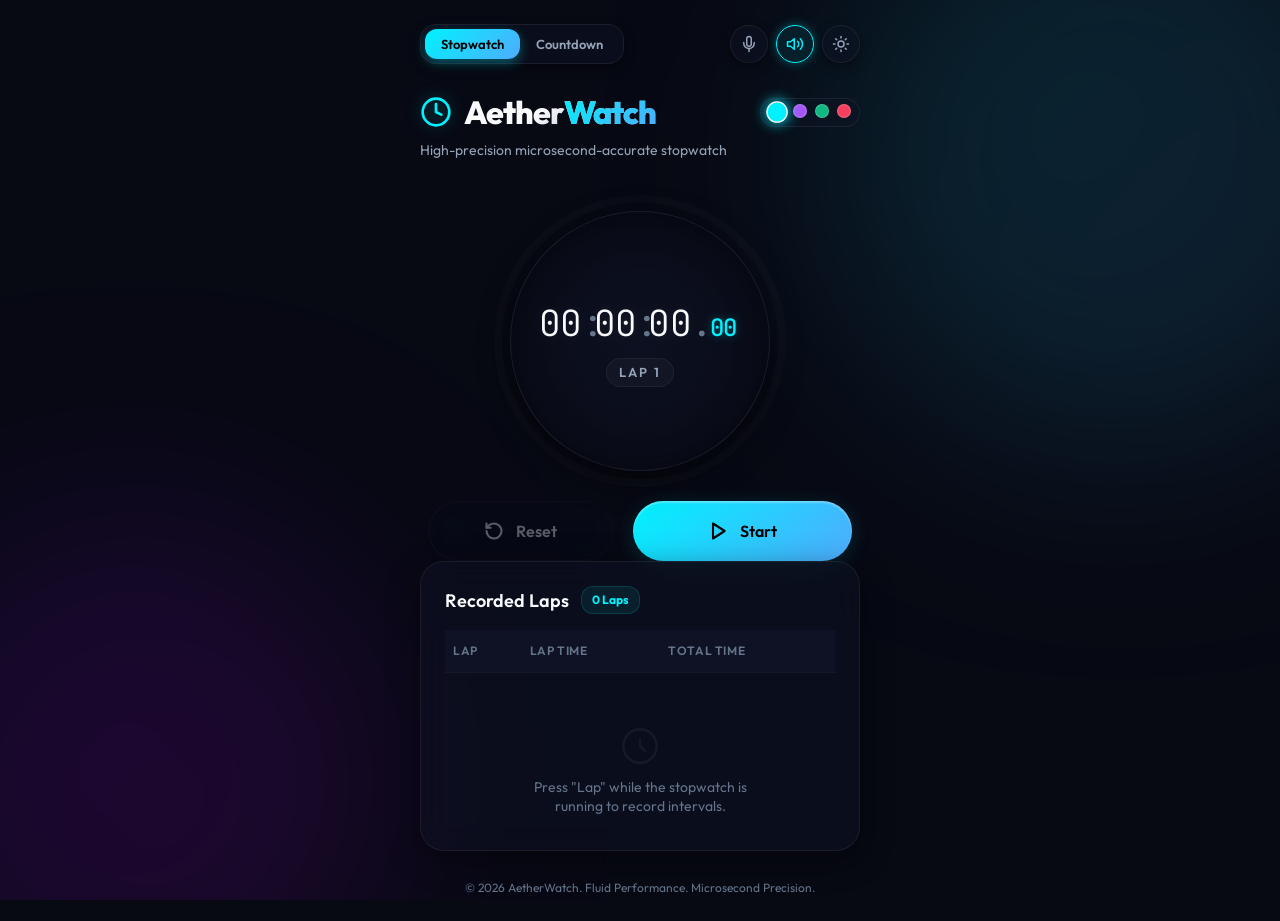
<file: index.html>
<!DOCTYPE html>
<html lang="en" data-theme="cyan" data-color-scheme="dark">
<head>
  <meta charset="UTF-8">
  <meta name="viewport" content="width=device-width, initial-scale=1.0">
  <title>Aether StopWatch - High Precision Timer</title>
  <!-- Google Fonts: Outfit for sleek typography, JetBrains Mono for monospace numbers -->
  <link rel="preconnect" href="https://fonts.googleapis.com">
  <link rel="preconnect" href="https://fonts.gstatic.com" crossorigin>
  <link href="https://fonts.googleapis.com/css2?family=JetBrains+Mono:wght@300;400;500;700&family=Outfit:wght@300;400;500;600;700;800&display=swap" rel="stylesheet">
  <link rel="stylesheet" href="style.css">
</head>
<body>
  <!-- Decorative background elements -->
  <div class="glass-bg-decor circles">
    <div class="circle circle-1"></div>
    <div class="circle circle-2"></div>
  </div>

  <div class="app-container">
    <!-- TOP TOOLBAR -->
    <div class="toolbar">
      <!-- Mode Toggle Switch (Stopwatch / Countdown) -->
      <div class="mode-select-container">
        <button id="mode-stopwatch" class="mode-btn active" title="Switch to Stopwatch">Stopwatch</button>
        <button id="mode-countdown" class="mode-btn" title="Switch to Countdown">Countdown</button>
      </div>

      <!-- Settings Panel Controls -->
      <div class="settings-controls">
        <!-- Voice Command Button -->
        <button id="btn-toggle-voice" class="settings-btn" title="Toggle Voice Control">
          <svg class="icon-mic" xmlns="http://www.w3.org/2000/svg" viewBox="0 0 24 24" fill="none" stroke="currentColor" stroke-width="2" stroke-linecap="round" stroke-linejoin="round">
            <path d="M12 2a3 3 0 0 0-3 3v7a3 3 0 0 0 6 0V5a3 3 0 0 0-3-3Z"/>
            <path d="M19 10v1a7 7 0 0 1-14 0v-1"/>
            <line x1="12" x2="12" y1="19" y2="22"/>
          </svg>
        </button>

        <!-- Sound Effects Toggle -->
        <button id="btn-toggle-sound" class="settings-btn active" title="Toggle Sound Effects">
          <svg class="icon-volume-on" xmlns="http://www.w3.org/2000/svg" viewBox="0 0 24 24" fill="none" stroke="currentColor" stroke-width="2" stroke-linecap="round" stroke-linejoin="round">
            <polygon points="11 5 6 9 2 9 2 15 6 15 11 19 11 5"/>
            <path d="M15.54 8.46a5 5 0 0 1 0 7.07"/>
            <path d="M19.07 4.93a10 10 0 0 1 0 14.14"/>
          </svg>
          <svg class="icon-volume-off" xmlns="http://www.w3.org/2000/svg" viewBox="0 0 24 24" fill="none" stroke="currentColor" stroke-width="2" stroke-linecap="round" stroke-linejoin="round" style="display: none;">
            <polygon points="11 5 6 9 2 9 2 15 6 15 11 19 11 5"/>
            <line x1="22" y1="9" x2="16" y2="15"/>
            <line x1="16" y1="9" x2="22" y2="15"/>
          </svg>
        </button>

        <!-- Light/Dark Mode Switcher -->
        <button id="btn-toggle-scheme" class="settings-btn" title="Switch Theme Mode">
          <svg class="icon-sun" xmlns="http://www.w3.org/2000/svg" viewBox="0 0 24 24" fill="none" stroke="currentColor" stroke-width="2" stroke-linecap="round" stroke-linejoin="round">
            <circle cx="12" cy="12" r="4"/>
            <path d="M12 2v2"/>
            <path d="M12 20v2"/>
            <path d="m4.93 4.93 1.41 1.41"/>
            <path d="m17.66 17.66 1.41 1.41"/>
            <path d="M2 12h2"/>
            <path d="M20 12h2"/>
            <path d="m6.34 17.66-1.41 1.41"/>
            <path d="m19.07 4.93-1.41 1.41"/>
          </svg>
          <svg class="icon-moon" xmlns="http://www.w3.org/2000/svg" viewBox="0 0 24 24" fill="none" stroke="currentColor" stroke-width="2" stroke-linecap="round" stroke-linejoin="round" style="display: none;">
            <path d="M12 3a6 6 0 0 0 9 9 9 9 0 1 1-9-9Z"/>
          </svg>
        </button>
      </div>
    </div>

    <!-- VOICE FEEDBACK BAR -->
    <div id="voice-status-bar" class="voice-status-bar" style="display: none;">
      <span class="pulse-indicator"></span>
      <span id="voice-status-text">Voice Control Active (Say "Start", "Pause", "Lap", "Reset")</span>
    </div>

    <!-- APP HEADER -->
    <header class="app-header">
      <div class="header-top">
        <!-- Logo -->
        <div class="logo">
          <svg class="logo-icon" xmlns="http://www.w3.org/2000/svg" viewBox="0 0 24 24" fill="none" stroke="currentColor" stroke-width="2" stroke-linecap="round" stroke-linejoin="round">
            <circle cx="12" cy="12" r="10"/>
            <polyline points="12 6 12 12 16 14"/>
          </svg>
          <h1>Aether<span>Watch</span></h1>
        </div>

        <!-- Theme Color Swatches -->
        <div class="theme-switcher">
          <button class="theme-btn active" data-theme-select="cyan" title="Cyan Theme" style="--theme-accent: #00f2fe;"></button>
          <button class="theme-btn" data-theme-select="violet" title="Violet Theme" style="--theme-accent: #a855f7;"></button>
          <button class="theme-btn" data-theme-select="emerald" title="Emerald Theme" style="--theme-accent: #10b981;"></button>
          <button class="theme-btn" data-theme-select="crimson" title="Crimson Theme" style="--theme-accent: #f43f5e;"></button>
        </div>
      </div>
      <p class="subtitle" id="app-subtitle">High-precision microsecond-accurate stopwatch</p>
    </header>

    <main class="main-content">
      <!-- Countdown Dial Selector UI -->
      <section class="countdown-settings-section" id="countdown-settings" style="display: none;">
        <div class="countdown-pickers">
          <div class="picker-column">
            <button class="picker-adjust" data-adjust="hours" data-dir="up">
              <svg xmlns="http://www.w3.org/2000/svg" viewBox="0 0 24 24" fill="none" stroke="currentColor" stroke-width="2.5"><polyline points="18 15 12 9 6 15"/></svg>
            </button>
            <div class="picker-value"><span id="picker-h">00</span><label>hrs</label></div>
            <button class="picker-adjust" data-adjust="hours" data-dir="down">
              <svg xmlns="http://www.w3.org/2000/svg" viewBox="0 0 24 24" fill="none" stroke="currentColor" stroke-width="2.5"><polyline points="6 9 12 15 18 9"/></svg>
            </button>
          </div>
          <div class="picker-divider">:</div>
          <div class="picker-column">
            <button class="picker-adjust" data-adjust="minutes" data-dir="up">
              <svg xmlns="http://www.w3.org/2000/svg" viewBox="0 0 24 24" fill="none" stroke="currentColor" stroke-width="2.5"><polyline points="18 15 12 9 6 15"/></svg>
            </button>
            <div class="picker-value"><span id="picker-m">00</span><label>min</label></div>
            <button class="picker-adjust" data-adjust="minutes" data-dir="down">
              <svg xmlns="http://www.w3.org/2000/svg" viewBox="0 0 24 24" fill="none" stroke="currentColor" stroke-width="2.5"><polyline points="6 9 12 15 18 9"/></svg>
            </button>
          </div>
          <div class="picker-divider">:</div>
          <div class="picker-column">
            <button class="picker-adjust" data-adjust="seconds" data-dir="up">
              <svg xmlns="http://www.w3.org/2000/svg" viewBox="0 0 24 24" fill="none" stroke="currentColor" stroke-width="2.5"><polyline points="18 15 12 9 6 15"/></svg>
            </button>
            <div class="picker-value"><span id="picker-s">00</span><label>sec</label></div>
            <button class="picker-adjust" data-adjust="seconds" data-dir="down">
              <svg xmlns="http://www.w3.org/2000/svg" viewBox="0 0 24 24" fill="none" stroke="currentColor" stroke-width="2.5"><polyline points="6 9 12 15 18 9"/></svg>
            </button>
          </div>
        </div>
      </section>

      <!-- Stopwatch Visual Display -->
      <section class="timer-section">
        <div class="timer-wrapper">
          <!-- Circular Progress SVG -->
          <svg class="progress-ring" width="320" height="320" viewBox="0 0 320 320">
            <defs>
              <linearGradient id="ringGradient" x1="0%" y1="0%" x2="100%" y2="100%">
                <stop offset="0%" stop-color="var(--color-primary)" />
                <stop offset="100%" stop-color="var(--color-secondary)" />
              </linearGradient>
              <filter id="glow" x="-20%" y="-20%" width="140%" height="140%">
                <feGaussianBlur stdDeviation="8" result="blur" />
                <feComposite in="SourceGraphic" in2="blur" operator="over" />
              </filter>
            </defs>
            <!-- Background Ring -->
            <circle class="progress-ring-bg" cx="160" cy="160" r="142" />
            <!-- Animated Front Ring -->
            <circle id="progressCircle" class="progress-ring-active" cx="160" cy="160" r="142" />
          </svg>

          <!-- Inner Clock Display -->
          <div class="timer-inner">
            <div class="time-readout">
              <span id="time-hours">00</span><span class="colon">:</span><span id="time-minutes">00</span><span class="colon">:</span><span id="time-seconds">00</span><span class="dot">.</span><span id="time-ms" class="ms">00</span>
            </div>
            <div class="timer-stats">
              <span id="current-lap-label">LAP 1</span>
            </div>
          </div>
        </div>
      </section>

      <!-- Action Controls -->
      <section class="controls-section">
        <!-- Lap / Reset Button -->
        <button id="btn-lap-reset" class="control-btn secondary-btn" disabled>
          <span class="btn-icon">
            <svg xmlns="http://www.w3.org/2000/svg" viewBox="0 0 24 24" fill="none" stroke="currentColor" stroke-width="2.5" stroke-linecap="round" stroke-linejoin="round">
              <path d="M3 12a9 9 0 1 0 9-9 9.75 9.75 0 0 0-6.74 2.74L3 8"/>
              <path d="M3 3v5h5"/>
            </svg>
          </span>
          <span id="btn-lap-reset-text">Reset</span>
        </button>

        <!-- Start / Pause Button -->
        <button id="btn-start-pause" class="control-btn primary-btn play-state">
          <span class="btn-icon icon-play">
            <svg xmlns="http://www.w3.org/2000/svg" viewBox="0 0 24 24" fill="none" stroke="currentColor" stroke-width="2.5" stroke-linecap="round" stroke-linejoin="round">
              <polygon points="6 3 20 12 6 21 6 3"/>
            </svg>
          </span>
          <span class="btn-icon icon-pause" style="display: none;">
            <svg xmlns="http://www.w3.org/2000/svg" viewBox="0 0 24 24" fill="none" stroke="currentColor" stroke-width="2.5" stroke-linecap="round" stroke-linejoin="round">
              <rect x="14" y="4" width="4" height="16" rx="1"/>
              <rect x="6" y="4" width="4" height="16" rx="1"/>
            </svg>
          </span>
          <span id="btn-start-pause-text">Start</span>
        </button>
      </section>

      <!-- Lap Analytics Canvas Section -->
      <section class="chart-section" id="chart-section" style="display: none;">
        <div class="chart-header">
          <h2>Lap Analytics</h2>
          <span class="chart-trend" id="chart-trend-tag">Steady</span>
        </div>
        <div class="canvas-wrapper">
          <canvas id="analytics-canvas" height="110"></canvas>
        </div>
      </section>

      <!-- Lap Times Table -->
      <section class="laps-section" id="laps-section-card">
        <div class="laps-header-bar">
          <div class="laps-header-left">
            <h2>Recorded Laps</h2>
            <span class="lap-count" id="lap-counter-tag">0 Laps</span>
          </div>
          <!-- Export Action Buttons -->
          <div class="laps-action-bar" id="laps-action-bar" style="display: none;">
            <button id="btn-export-csv" class="action-btn" title="Export Laps as CSV">
              <svg xmlns="http://www.w3.org/2000/svg" viewBox="0 0 24 24" fill="none" stroke="currentColor" stroke-width="2" stroke-linecap="round" stroke-linejoin="round">
                <path d="M21 15v4a2 2 0 0 1-2 2H5a2 2 0 0 1-2-2v-4"/>
                <polyline points="7 10 12 15 17 10"/>
                <line x1="12" y1="15" x2="12" y2="3"/>
              </svg>
              CSV
            </button>
            <button id="btn-copy-laps" class="action-btn" title="Copy Laps to Clipboard">
              <svg xmlns="http://www.w3.org/2000/svg" viewBox="0 0 24 24" fill="none" stroke="currentColor" stroke-width="2" stroke-linecap="round" stroke-linejoin="round">
                <rect x="9" y="9" width="13" height="13" rx="2" ry="2"/>
                <path d="M5 15H4a2 2 0 0 1-2-2V4a2 2 0 0 1 2-2h9a2 2 0 0 1 2 2v1"/>
              </svg>
              Copy
            </button>
          </div>
        </div>
        
        <div class="laps-table-container">
          <table class="laps-table" id="laps-table">
            <thead>
              <tr>
                <th>Lap</th>
                <th>Lap Time</th>
                <th>Total Time</th>
              </tr>
            </thead>
            <tbody id="laps-list">
              <!-- Dynamically populated rows -->
            </tbody>
          </table>
          <div class="laps-empty-state" id="laps-empty-state">
            <svg xmlns="http://www.w3.org/2000/svg" viewBox="0 0 24 24" fill="none" stroke="currentColor" stroke-width="1.5" stroke-linecap="round" stroke-linejoin="round">
              <path d="M12 8v4l3 3"/>
              <circle cx="12" cy="12" r="10"/>
            </svg>
            <p id="laps-empty-text">Press "Lap" while the stopwatch is running to record intervals.</p>
          </div>
        </div>
      </section>

      <!-- SESSION STATISTICS SECTION -->
      <section class="stats-section" id="stats-section" style="display: none;">
        <h2>Session Statistics</h2>
        <div class="stats-grid">
          <div class="stats-card">
            <span class="stats-val" id="stats-avg-lap">0.00s</span>
            <span class="stats-label">Avg Lap Time</span>
          </div>
          <div class="stats-card">
            <span class="stats-val" id="stats-fastest">0.00s</span>
            <span class="stats-label">Fastest Lap</span>
          </div>
          <div class="stats-card">
            <span class="stats-val" id="stats-slowest">0.00s</span>
            <span class="stats-label">Slowest Lap</span>
          </div>
          <div class="stats-card">
            <span class="stats-val" id="stats-deviation">&plusmn; 0.0s</span>
            <span class="stats-label">Consistency (Std Dev)</span>
          </div>
        </div>
      </section>
    </main>

    <footer class="app-footer">
      <p>&copy; 2026 AetherWatch. Fluid Performance. Microsecond Precision.</p>
    </footer>
  </div>

  <script src="script.js"></script>
</body>
</html>
</file>
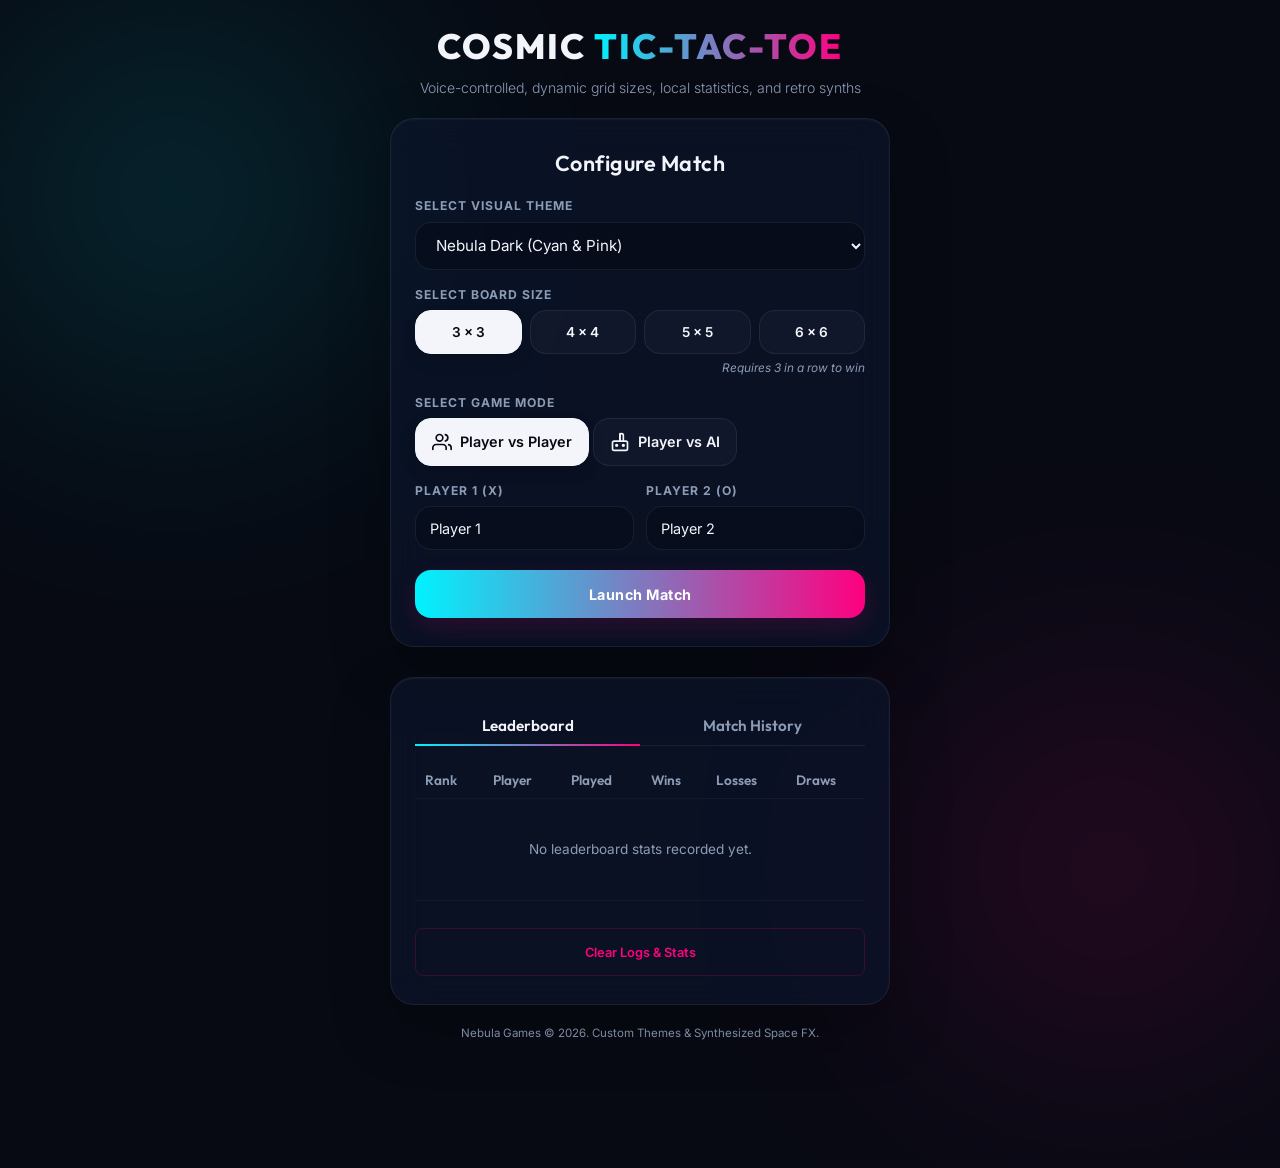
<file: Tic-Tac-Toe/index.html>
<!DOCTYPE html>
<html lang="en">
<head>
  <meta charset="UTF-8">
  <meta name="viewport" content="width=device-width, initial-scale=1.0">
  <title>Cosmic Tic-Tac-Toe | Voice-Controlled Multi-Grid Board</title>
  <meta name="description" content="An advanced Tic-Tac-Toe game supporting 3x3, 4x4, 5x5, and 6x6 grids. Control with your voice, toggle synthesized ambient music, choose premium themes, and compete on local leaderboards.">
  
  <!-- Google Fonts for futuristic, modern typography -->
  <link rel="preconnect" href="https://fonts.googleapis.com">
  <link rel="preconnect" href="https://fonts.gstatic.com" crossorigin>
  <link href="https://fonts.googleapis.com/css2?family=Inter:wght@300;400;600;700&family=Outfit:wght@400;600;800&family=Share+Tech+Mono&display=swap" rel="stylesheet">
  
  <!-- Local Stylesheet -->
  <link rel="stylesheet" href="style.css">
</head>
<body class="theme-nebula">
  <!-- Ambient background glow particles -->
  <div class="ambient-glow primary-glow" aria-hidden="true"></div>
  <div class="ambient-glow secondary-glow" aria-hidden="true"></div>

  <div class="app-container">
    <header class="app-header">
      <h1 class="logo">COSMIC <span>TIC-TAC-TOE</span></h1>
      <p class="subtitle">Voice-controlled, dynamic grid sizes, local statistics, and retro synths</p>
    </header>

    <main class="main-content">
      <!-- SETUP SCREEN -->
      <section id="setup-screen" class="glass-card fade-in">
        <h2 class="section-title">Configure Match</h2>
        
        <!-- Theme Selection -->
        <div class="form-group">
          <label for="theme-selector" class="input-label">Select Visual Theme</label>
          <select id="theme-selector" class="select-input">
            <option value="theme-nebula">Nebula Dark (Cyan & Pink)</option>
            <option value="theme-supernova">Supernova Gold (Amber & Violet)</option>
            <option value="theme-cyberpunk">Cyberpunk Grid (Green & Orange)</option>
            <option value="theme-arcade">Retro Arcade (Yellow & Red)</option>
            <option value="theme-aurora">Aurora Frost (Light Mode Teal & Coral)</option>
          </select>
        </div>

        <!-- Grid Size Selection -->
        <div class="form-group">
          <label class="input-label">Select Board Size</label>
          <div class="grid-size-group">
            <button type="button" class="btn btn-grid-size active" data-size="3">3 x 3</button>
            <button type="button" class="btn btn-grid-size" data-size="4">4 x 4</button>
            <button type="button" class="btn btn-grid-size" data-size="5">5 x 5</button>
            <button type="button" class="btn btn-grid-size" data-size="6">6 x 6</button>
          </div>
          <span class="info-label" id="win-condition-info">Requires 3 in a row to win</span>
        </div>

        <!-- Game Mode Selection -->
        <div class="form-group">
          <label class="input-label">Select Game Mode</label>
          <div class="mode-toggle-group">
            <button type="button" id="btn-mode-pvp" class="btn btn-toggle active">
              <svg xmlns="http://www.w3.org/2000/svg" viewBox="0 0 24 24" width="20" height="20" fill="none" stroke="currentColor" stroke-width="2" stroke-linecap="round" stroke-linejoin="round" class="icon"><path d="M17 21v-2a4 4 0 0 0-4-4H5a4 4 0 0 0-4 4v2"></path><circle cx="9" cy="7" r="4"></circle><path d="M23 21v-2a4 4 0 0 0-3-3.87"></path><path d="M16 3.13a4 4 0 0 1 0 7.75"></path></svg>
              Player vs Player
            </button>
            <button type="button" id="btn-mode-ai" class="btn btn-toggle">
              <svg xmlns="http://www.w3.org/2000/svg" viewBox="0 0 24 24" width="20" height="20" fill="none" stroke="currentColor" stroke-width="2" stroke-linecap="round" stroke-linejoin="round" class="icon"><rect x="3" y="11" width="18" height="11" rx="2" ry="2"></rect><path d="M12 2v2"></path><line x1="12" y1="4" x2="12" y2="11"></line><path d="M12 11V4a2 2 0 0 1 2-2h0a2 2 0 0 1 2 2v7"></path><circle cx="8" cy="16" r="1"></circle><circle cx="16" cy="16" r="1"></circle></svg>
              Player vs AI
            </button>
          </div>
        </div>

        <!-- AI Difficulty (Hidden by default) -->
        <div id="ai-difficulty-container" class="form-group hidden">
          <label class="input-label">AI Difficulty Level</label>
          <div class="difficulty-group">
            <button type="button" id="btn-diff-easy" class="btn btn-outline active" data-difficulty="easy">Easy</button>
            <button type="button" id="btn-diff-medium" class="btn btn-outline" data-difficulty="medium">Medium</button>
            <button type="button" id="btn-diff-hard" class="btn btn-outline" data-difficulty="hard">Unbeatable</button>
          </div>
        </div>

        <!-- Player Name Inputs -->
        <div class="name-inputs-container">
          <div class="form-field">
            <label for="player1-name" class="input-label">Player 1 (X)</label>
            <input type="text" id="player1-name" placeholder="Cosmo" maxlength="12" value="Player 1">
          </div>
          <div class="form-field" id="p2-name-field">
            <label for="player2-name" class="input-label">Player 2 (O)</label>
            <input type="text" id="player2-name" placeholder="Nova" maxlength="12" value="Player 2">
          </div>
        </div>

        <!-- Start Button -->
        <button type="button" id="btn-start-game" class="btn btn-primary btn-block">
          Launch Match
        </button>
      </section>

      <!-- GAMEPLAY SCREEN (Hidden by default) -->
      <section id="game-screen" class="glass-card fade-in hidden">
        <!-- Dashboard / Controls -->
        <div class="game-dashboard">
          <div class="turn-indicator" id="turn-indicator-box">
            Turn: <span id="current-player-display" class="player-x-text">Player 1</span>
          </div>
          
          <div class="header-controls">
            <!-- Voice Recognition Button -->
            <button id="btn-voice-toggle" class="btn-icon" aria-label="Toggle Voice Control" title="Voice Commands (Click to toggle)">
              <svg xmlns="http://www.w3.org/2000/svg" viewBox="0 0 24 24" width="20" height="20" fill="none" stroke="currentColor" stroke-width="2" stroke-linecap="round" stroke-linejoin="round"><path d="M12 1a3 3 0 0 0-3 3v8a3 3 0 0 0 6 0V4a3 3 0 0 0-3-3z"></path><path d="M19 10v2a7 7 0 0 1-14 0v-2"></path><line x1="12" y1="19" x2="12" y2="23"></line><line x1="8" y1="23" x2="16" y2="23"></line></svg>
            </button>

            <!-- Background Music Button -->
            <button id="btn-music-toggle" class="btn-icon" aria-label="Toggle Background Music" title="Background Music">
              <svg id="icon-music-on" class="hidden" xmlns="http://www.w3.org/2000/svg" viewBox="0 0 24 24" width="20" height="20" fill="none" stroke="currentColor" stroke-width="2" stroke-linecap="round" stroke-linejoin="round"><path d="M9 18V5l12-2v13"></path><circle cx="6" cy="18" r="3"></circle><circle cx="18" cy="16" r="3"></circle></svg>
              <svg id="icon-music-off" xmlns="http://www.w3.org/2000/svg" viewBox="0 0 24 24" width="20" height="20" fill="none" stroke="currentColor" stroke-width="2" stroke-linecap="round" stroke-linejoin="round"><path d="M9 18V5l12-2v13"></path><circle cx="6" cy="18" r="3"></circle><circle cx="18" cy="16" r="3"></circle><line x1="1" y1="1" x2="23" y2="23"></line></svg>
            </button>

            <!-- Sound Effects Button -->
            <button id="btn-sound-toggle" class="btn-icon" aria-label="Toggle Sound Effects" title="Sound Effects">
              <svg id="icon-sound-on" xmlns="http://www.w3.org/2000/svg" viewBox="0 0 24 24" width="20" height="20" fill="none" stroke="currentColor" stroke-width="2" stroke-linecap="round" stroke-linejoin="round"><polygon points="11 5 6 9 2 9 2 15 6 15 11 19 11 5"></polygon><path d="M19.07 4.93a10 10 0 0 1 0 14.14M15.54 8.46a5 5 0 0 1 0 7.07"></path></svg>
              <svg id="icon-sound-off" class="hidden" xmlns="http://www.w3.org/2000/svg" viewBox="0 0 24 24" width="20" height="20" fill="none" stroke="currentColor" stroke-width="2" stroke-linecap="round" stroke-linejoin="round"><polygon points="11 5 6 9 2 9 2 15 6 15 11 19 11 5"></polygon><line x1="23" y1="9" x2="17" y2="15"></line><line x1="17" y1="9" x2="23" y2="15"></line></svg>
            </button>
          </div>
        </div>

        <!-- Voice Command Feedback Panel -->
        <div id="voice-status-panel" class="voice-panel hidden">
          <div class="mic-wave" id="mic-wave">
            <span></span><span></span><span></span>
          </div>
          <p id="voice-transcript">Speech Recognition active. Say "cell 1" or "row 2 column 3"...</p>
        </div>

        <!-- Scoreboard -->
        <div class="scoreboard">
          <div class="score-card player-x" id="score-card-x">
            <div class="score-label" id="score-label-x">Player 1 (X)</div>
            <div class="score-val" id="score-val-x">0</div>
          </div>
          <div class="score-card draw-card">
            <div class="score-label">Draws</div>
            <div class="score-val" id="score-val-draw">0</div>
          </div>
          <div class="score-card player-o" id="score-card-o">
            <div class="score-label" id="score-label-o">Player 2 (O)</div>
            <div class="score-val" id="score-val-o">0</div>
          </div>
        </div>

        <!-- Dynamic Tic-Tac-Toe Grid & Confetti Canvas Overlay -->
        <div class="board-container">
          <canvas id="confetti-canvas"></canvas>
          <div class="grid-board" id="game-board" role="grid" aria-label="Tic-Tac-Toe Board" style="--grid-cols: 3;">
            <!-- Rendered dynamically in app.js -->
          </div>
        </div>

        <!-- Game Controls -->
        <div class="game-controls">
          <button type="button" id="btn-reset-round" class="btn btn-secondary">
            <svg xmlns="http://www.w3.org/2000/svg" viewBox="0 0 24 24" width="18" height="18" fill="none" stroke="currentColor" stroke-width="2" stroke-linecap="round" stroke-linejoin="round" class="icon"><path d="M21.5 2v6h-6M21.34 15.57a10 10 0 1 1-.57-8.38l5.67-5.67"></path></svg>
            Next Round
          </button>
          <button type="button" id="btn-change-setup" class="btn btn-outline">
            <svg xmlns="http://www.w3.org/2000/svg" viewBox="0 0 24 24" width="18" height="18" fill="none" stroke="currentColor" stroke-width="2" stroke-linecap="round" stroke-linejoin="round" class="icon"><path d="M12 2L2 7l10 5 10-5-10-5zM2 17l10 5 10-5M2 12l10 5 10-5"></path></svg>
            New Game Setup
          </button>
        </div>
      </section>

      <!-- STATISTICS, LEADERBOARD, HISTORY SECTION -->
      <section class="stats-panel glass-card">
        <div class="tabs-header">
          <button class="tab-btn active" data-tab="tab-leaderboard">Leaderboard</button>
          <button class="tab-btn" data-tab="tab-history">Match History</button>
        </div>

        <div class="tabs-content">
          <!-- Leaderboard Tab -->
          <div id="tab-leaderboard" class="tab-pane active">
            <div class="table-container">
              <table id="leaderboard-table">
                <thead>
                  <tr>
                    <th>Rank</th>
                    <th>Player</th>
                    <th>Played</th>
                    <th>Wins</th>
                    <th>Losses</th>
                    <th>Draws</th>
                  </tr>
                </thead>
                <tbody id="leaderboard-tbody">
                  <!-- Injected via JavaScript -->
                  <tr>
                    <td colspan="6" class="placeholder-row">No leaderboard stats recorded yet.</td>
                  </tr>
                </tbody>
              </table>
            </div>
          </div>

          <!-- Match History Tab -->
          <div id="tab-history" class="tab-pane">
            <div class="history-list" id="history-log-list">
              <!-- Injected via JavaScript -->
              <p class="placeholder-text">No matches logged yet.</p>
            </div>
          </div>
        </div>

        <button type="button" id="btn-clear-stats" class="btn btn-outline btn-danger btn-block" style="margin-top: 16px;">
          Clear Logs & Stats
        </button>
      </section>
    </main>

    <footer class="app-footer">
      <p>Nebula Games &copy; 2026. Custom Themes & Synthesized Space FX.</p>
    </footer>
  </div>

  <!-- Game Logic -->
  <script src="app.js"></script>
</body>
</html>
</file>
<file: style.css>
/* ==========================================
   CSS VARIABLE SYSTEM & DESIGN TOKENS
   ========================================== */
:root {
  --font-sans: 'Outfit', -apple-system, BlinkMacSystemFont, "Segoe UI", Roboto, sans-serif;
  --font-mono: 'JetBrains Mono', monospace;

  /* Common Theme Status Colors */
  --color-success: #10b981;
  --color-success-glow: rgba(16, 185, 129, 0.2);
  --color-danger: #f43f5e;
  --color-danger-glow: rgba(244, 63, 94, 0.2);
  
  --color-btn-hover: rgba(255, 255, 255, 0.04);
  --color-btn-active: rgba(255, 255, 255, 0.08);

  /* Transitions */
  --transition-fast: 0.15s cubic-bezier(0.16, 1, 0.3, 1);
  --transition-normal: 0.3s cubic-bezier(0.16, 1, 0.3, 1);
  --transition-slow: 0.6s cubic-bezier(0.16, 1, 0.3, 1);
}

/* ==========================================
   COLOR SCHEMES (DARK MODE DEFAULT vs LIGHT MODE)
   ========================================== */
html[data-color-scheme="dark"] {
  --bg-dark: #070913;
  --bg-dark-accent: #0f1225;
  --glass-bg: rgba(15, 18, 36, 0.5);
  --glass-border: rgba(255, 255, 255, 0.07);
  --shadow-base: rgba(0, 0, 0, 0.4);
  
  --color-text-primary: #f8fafc;
  --color-text-secondary: #94a3b8;
  --color-text-muted: #64748b;
  --glass-card-hover: rgba(255, 255, 255, 0.02);
}

html[data-color-scheme="light"] {
  --bg-dark: #f0f2f9;
  --bg-dark-accent: #e2e8f0;
  --glass-bg: rgba(255, 255, 255, 0.55);
  --glass-border: rgba(15, 23, 42, 0.08);
  --shadow-base: rgba(15, 23, 42, 0.08);

  --color-text-primary: #0f172a;
  --color-text-secondary: #475569;
  --color-text-muted: #94a3b8;
  --glass-card-hover: rgba(15, 23, 42, 0.02);
}

/* ==========================================
   THEME PALETTES (DATA-ATTRIBUTES)
   ========================================== */
html[data-theme="cyan"] {
  --color-primary: #00f2fe;
  --color-secondary: #4facfe;
  --color-glow: rgba(0, 242, 254, 0.15);
  --color-glow-heavy: rgba(0, 242, 254, 0.35);
  --color-glow-light: rgba(0, 242, 254, 0.08);
}

html[data-theme="violet"] {
  --color-primary: #a855f7;
  --color-secondary: #6366f1;
  --color-glow: rgba(168, 85, 247, 0.15);
  --color-glow-heavy: rgba(168, 85, 247, 0.35);
  --color-glow-light: rgba(168, 85, 247, 0.08);
}

html[data-theme="emerald"] {
  --color-primary: #10b981;
  --color-secondary: #059669;
  --color-glow: rgba(16, 185, 129, 0.15);
  --color-glow-heavy: rgba(16, 185, 129, 0.35);
  --color-glow-light: rgba(16, 185, 129, 0.08);
}

html[data-theme="crimson"] {
  --color-primary: #f43f5e;
  --color-secondary: #be123c;
  --color-glow: rgba(244, 63, 94, 0.15);
  --color-glow-heavy: rgba(244, 63, 94, 0.35);
  --color-glow-light: rgba(244, 63, 94, 0.08);
}

/* ==========================================
   RESET & SYSTEM STYLES
   ========================================== */
* {
  margin: 0;
  padding: 0;
  box-sizing: border-box;
}

body {
  font-family: var(--font-sans);
  background-color: var(--bg-dark);
  color: var(--color-text-primary);
  min-height: 100vh;
  display: flex;
  justify-content: center;
  align-items: center;
  overflow-x: hidden;
  position: relative;
  line-height: 1.5;
  transition: background-color 0.5s ease, color 0.5s ease;
}

/* Background floating decorative circles */
.glass-bg-decor {
  position: fixed;
  top: 0;
  left: 0;
  width: 100vw;
  height: 100vh;
  z-index: 0;
  overflow: hidden;
  pointer-events: none;
}

.circle {
  position: absolute;
  border-radius: 50%;
  filter: blur(100px);
  opacity: 0.12;
  mix-blend-mode: screen;
  transition: background 1s ease;
}

/* Light mode adjustments for watercolor circles */
html[data-color-scheme="light"] .circle {
  opacity: 0.18;
  mix-blend-mode: multiply;
}

.circle-1 {
  width: 45vw;
  height: 45vw;
  background: linear-gradient(135deg, var(--color-primary) 0%, var(--color-secondary) 100%);
  top: -10vw;
  right: -10vw;
  animation: floatCircle1 20s infinite alternate ease-in-out;
}

.circle-2 {
  width: 40vw;
  height: 40vw;
  background: linear-gradient(135deg, #7f00ff 0%, #e100ff 100%);
  bottom: -10vw;
  left: -10vw;
  animation: floatCircle2 25s infinite alternate ease-in-out;
}

@keyframes floatCircle1 {
  0% { transform: translate(0, 0) scale(1); }
  100% { transform: translate(-8vw, 8vw) scale(1.1); }
}

@keyframes floatCircle2 {
  0% { transform: translate(0, 0) scale(1); }
  100% { transform: translate(8vw, -8vw) scale(1.1); }
}

/* ==========================================
   APP CONTAINER LAYOUT
   ========================================== */
.app-container {
  width: 100%;
  max-width: 480px;
  padding: 1.5rem 1.25rem;
  z-index: 10;
  display: flex;
  flex-direction: column;
  gap: 1.25rem;
}

/* ==========================================
   TOP TOOLBAR & SETTINGS
   ========================================== */
.toolbar {
  display: flex;
  justify-content: space-between;
  align-items: center;
  width: 100%;
  margin-bottom: 0.25rem;
}

.mode-select-container {
  display: flex;
  background: var(--glass-bg);
  border: 1px solid var(--glass-border);
  border-radius: 16px;
  padding: 0.25rem;
  backdrop-filter: blur(10px);
  -webkit-backdrop-filter: blur(10px);
  box-shadow: 0 4px 12px var(--shadow-base);
}

.mode-btn {
  border: none;
  background: transparent;
  color: var(--color-text-secondary);
  padding: 0.45rem 1rem;
  border-radius: 12px;
  font-size: 0.8125rem;
  font-weight: 600;
  cursor: pointer;
  font-family: var(--font-sans);
  transition: all 0.25s cubic-bezier(0.16, 1, 0.3, 1);
}

.mode-btn:hover:not(.active) {
  color: var(--color-text-primary);
}

.mode-btn.active {
  background: linear-gradient(135deg, var(--color-primary) 0%, var(--color-secondary) 100%);
  color: #000;
  box-shadow: 0 4px 12px var(--color-glow-heavy);
}

.settings-controls {
  display: flex;
  gap: 0.5rem;
}

.settings-btn {
  border: none;
  background: var(--glass-bg);
  border: 1px solid var(--glass-border);
  color: var(--color-text-secondary);
  width: 38px;
  height: 38px;
  border-radius: 50%;
  display: flex;
  align-items: center;
  justify-content: center;
  cursor: pointer;
  backdrop-filter: blur(10px);
  -webkit-backdrop-filter: blur(10px);
  box-shadow: 0 4px 12px var(--shadow-base);
  transition: all 0.2s ease;
}

.settings-btn:hover {
  color: var(--color-text-primary);
  border-color: rgba(255, 255, 255, 0.18);
  transform: translateY(-1px);
}

.settings-btn.active {
  color: var(--color-primary);
  border-color: var(--color-primary);
  background: var(--color-glow-light);
  box-shadow: 0 0 10px var(--color-glow-heavy);
}

.settings-btn svg {
  width: 18px;
  height: 18px;
  display: block;
}

/* Voice Control Status Badge */
.voice-status-bar {
  display: flex;
  align-items: center;
  gap: 0.625rem;
  background: var(--color-glow-light);
  border: 1px solid var(--color-primary);
  border-radius: 12px;
  padding: 0.625rem 1rem;
  font-size: 0.8125rem;
  font-weight: 500;
  color: var(--color-primary);
  width: 100%;
  box-shadow: 0 4px 12px var(--color-glow-light);
  animation: slideIn 0.3s ease;
}

.pulse-indicator {
  width: 8px;
  height: 8px;
  border-radius: 50%;
  background: var(--color-primary);
  animation: micPulse 1.2s infinite alternate ease-in-out;
}

@keyframes micPulse {
  0% { transform: scale(1); opacity: 0.5; box-shadow: 0 0 0 0 var(--color-glow-heavy); }
  100% { transform: scale(1.3); opacity: 1; box-shadow: 0 0 8px 3px var(--color-glow-heavy); }
}

/* ==========================================
   HEADER
   ========================================== */
.app-header {
  display: flex;
  flex-direction: column;
  gap: 0.25rem;
}

.header-top {
  display: flex;
  justify-content: space-between;
  align-items: center;
  width: 100%;
}

.logo {
  display: flex;
  align-items: center;
  gap: 0.75rem;
}

.logo-icon {
  width: 32px;
  height: 32px;
  color: var(--color-primary);
  filter: drop-shadow(0 0 8px var(--color-glow-heavy));
  animation: pulseGlow 3s infinite alternate ease-in-out;
  transition: color 0.5s ease, filter 0.5s ease;
}

.logo h1 {
  font-size: 2rem;
  font-weight: 800;
  letter-spacing: -0.03em;
  background: linear-gradient(135deg, var(--color-text-primary) 40%, var(--color-text-secondary) 100%);
  -webkit-background-clip: text;
  -webkit-text-fill-color: transparent;
}

.logo h1 span {
  background: linear-gradient(135deg, var(--color-primary) 0%, var(--color-secondary) 100%);
  -webkit-background-clip: text;
  -webkit-text-fill-color: transparent;
  transition: background 0.5s ease;
}

.subtitle {
  font-size: 0.875rem;
  color: var(--color-text-secondary);
  font-weight: 400;
}

/* Theme Switcher Dot Layout */
.theme-switcher {
  display: flex;
  gap: 0.5rem;
  background: var(--glass-bg);
  padding: 0.35rem 0.5rem;
  border-radius: 20px;
  border: 1px solid var(--glass-border);
}

.theme-btn {
  width: 14px;
  height: 14px;
  border-radius: 50%;
  border: 1px solid rgba(255, 255, 255, 0.2);
  background: var(--theme-accent);
  cursor: pointer;
  outline: none;
  transition: all 0.25s cubic-bezier(0.175, 0.885, 0.32, 1.275);
}

html[data-color-scheme="light"] .theme-btn {
  border-color: rgba(0, 0, 0, 0.15);
}

.theme-btn:hover {
  transform: scale(1.2);
}

.theme-btn.active {
  transform: scale(1.35);
  border-color: var(--color-text-primary);
  box-sizing: content-box;
  box-shadow: 0 0 10px var(--theme-accent);
}

/* ==========================================
   COUNTDOWN SETTINGS
   ========================================== */
.countdown-settings-section {
  background: var(--glass-bg);
  border: 1px solid var(--glass-border);
  border-radius: 24px;
  padding: 1.25rem;
  display: flex;
  justify-content: center;
  align-items: center;
  backdrop-filter: blur(16px);
  -webkit-backdrop-filter: blur(16px);
  box-shadow: 0 8px 32px var(--shadow-base);
  animation: slideIn 0.3s ease;
}

.countdown-pickers {
  display: flex;
  align-items: center;
  gap: 0.875rem;
}

.picker-column {
  display: flex;
  flex-direction: column;
  align-items: center;
  gap: 0.25rem;
  width: 50px;
}

.picker-adjust {
  border: none;
  background: rgba(255, 255, 255, 0.03);
  border: 1px solid rgba(255, 255, 255, 0.08);
  color: var(--color-text-secondary);
  width: 32px;
  height: 32px;
  border-radius: 50%;
  display: flex;
  align-items: center;
  justify-content: center;
  cursor: pointer;
  transition: all 0.2s ease;
}

html[data-color-scheme="light"] .picker-adjust {
  background: rgba(0, 0, 0, 0.02);
  border-color: rgba(0, 0, 0, 0.06);
}

.picker-adjust:hover {
  background: rgba(255, 255, 255, 0.08);
  color: var(--color-text-primary);
  border-color: rgba(255, 255, 255, 0.18);
}

html[data-color-scheme="light"] .picker-adjust:hover {
  background: rgba(0, 0, 0, 0.06);
  border-color: rgba(0, 0, 0, 0.12);
}

.picker-adjust:active {
  transform: scale(0.9);
}

.picker-adjust svg {
  width: 16px;
  height: 16px;
}

.picker-value {
  display: flex;
  flex-direction: column;
  align-items: center;
}

.picker-value span {
  font-family: var(--font-mono);
  font-size: 1.625rem;
  font-weight: 500;
  color: var(--color-text-primary);
  line-height: 1;
}

.picker-value label {
  font-size: 0.6875rem;
  text-transform: uppercase;
  color: var(--color-text-muted);
  font-weight: 700;
  letter-spacing: 0.05em;
  margin-top: 0.15rem;
}

.picker-divider {
  font-family: var(--font-mono);
  font-size: 1.625rem;
  color: var(--color-text-muted);
  font-weight: 300;
  margin-bottom: 12px;
}

/* ==========================================
   TIMER CIRCLE
   ========================================== */
.timer-section {
  display: flex;
  justify-content: center;
  align-items: center;
}

.timer-wrapper {
  position: relative;
  width: 320px;
  height: 320px;
  display: flex;
  justify-content: center;
  align-items: center;
}

.progress-ring {
  position: absolute;
  top: 0;
  left: 0;
  transform: rotate(-90deg); /* Start ring at top center */
}

.progress-ring-bg {
  fill: none;
  stroke: rgba(255, 255, 255, 0.02);
  stroke-width: 8px;
}

html[data-color-scheme="light"] .progress-ring-bg {
  stroke: rgba(0, 0, 0, 0.02);
}

.progress-ring-active {
  fill: none;
  stroke: url(#ringGradient);
  stroke-width: 8px;
  stroke-linecap: round;
  stroke-dasharray: 892;
  stroke-dashoffset: 892; /* Initially empty */
  transition: stroke-dashoffset 0.05s linear;
  filter: url(#glow);
}

.timer-inner {
  width: 260px;
  height: 260px;
  border-radius: 50%;
  background: radial-gradient(circle, rgba(16, 20, 38, 0.7) 0%, rgba(8, 10, 21, 0.9) 100%);
  border: 1px solid var(--glass-border);
  box-shadow: inset 0 4px 30px rgba(0, 0, 0, 0.4), 0 10px 30px rgba(0, 0, 0, 0.5);
  backdrop-filter: blur(12px);
  -webkit-backdrop-filter: blur(12px);
  display: flex;
  flex-direction: column;
  justify-content: center;
  align-items: center;
  gap: 0.5rem;
  z-index: 2;
  transition: background 0.5s ease, border-color 0.5s ease;
}

html[data-color-scheme="light"] .timer-inner {
  background: radial-gradient(circle, rgba(255, 255, 255, 0.8) 0%, rgba(240, 242, 249, 0.95) 100%);
  box-shadow: inset 0 2px 8px rgba(255, 255, 255, 0.9), 0 8px 30px rgba(15, 23, 42, 0.1);
}

.time-readout {
  font-family: var(--font-mono);
  font-size: 2.25rem;
  font-weight: 300;
  letter-spacing: -0.02em;
  display: flex;
  align-items: baseline;
  color: var(--color-text-primary);
  text-shadow: 0 0 15px rgba(255, 255, 255, 0.1);
}

html[data-color-scheme="light"] .time-readout {
  text-shadow: none;
}

.time-readout span {
  display: inline-block;
  text-align: center;
}

.time-readout .colon, .time-readout .dot {
  color: var(--color-text-muted);
  width: 12px;
  font-weight: 300;
  animation: flashColon 1s infinite alternate step-end;
}

.time-readout .ms {
  font-size: 1.5rem;
  color: var(--color-primary);
  font-weight: 500;
  width: 36px;
  margin-left: 2px;
  text-shadow: 0 0 10px var(--color-glow-heavy);
  transition: color 0.5s ease, text-shadow 0.5s ease;
}

.timer-stats {
  font-size: 0.8125rem;
  font-weight: 600;
  letter-spacing: 0.15em;
  color: var(--color-text-secondary);
  text-transform: uppercase;
  background: rgba(255, 255, 255, 0.03);
  padding: 0.25rem 0.75rem;
  border-radius: 20px;
  border: 1px solid rgba(255, 255, 255, 0.05);
}

html[data-color-scheme="light"] .timer-stats {
  background: rgba(0, 0, 0, 0.03);
  border-color: rgba(0, 0, 0, 0.05);
}

/* ==========================================
   BUTTONS / CONTROLS
   ========================================== */
.controls-section {
  display: flex;
  justify-content: center;
  align-items: center;
  gap: 1.25rem;
  padding: 0 0.5rem;
}

.control-btn {
  border: none;
  outline: none;
  cursor: pointer;
  border-radius: 100px;
  display: flex;
  align-items: center;
  justify-content: center;
  gap: 0.75rem;
  font-family: var(--font-sans);
  font-weight: 600;
  font-size: 1rem;
  transition: all 0.25s cubic-bezier(0.175, 0.885, 0.32, 1.275);
  position: relative;
  overflow: hidden;
}

/* Primary Button (Start/Pause) */
.primary-btn {
  flex: 1.2;
  height: 60px;
  color: #000;
  background: linear-gradient(135deg, var(--color-primary) 0%, var(--color-secondary) 100%);
  box-shadow: 0 4px 20px var(--color-glow), inset 0 2px 2px rgba(255, 255, 255, 0.3);
  transition: background 0.5s ease, box-shadow 0.5s ease, transform 0.25s cubic-bezier(0.175, 0.885, 0.32, 1.275);
}

.primary-btn:hover:not(:disabled) {
  transform: translateY(-2px);
  box-shadow: 0 8px 25px var(--color-glow-heavy), inset 0 2px 2px rgba(255, 255, 255, 0.4);
}

.primary-btn:active:not(:disabled) {
  transform: translateY(1px);
  box-shadow: 0 2px 10px var(--color-glow-light);
}

.primary-btn.pause-state {
  background: linear-gradient(135deg, #ff416c 0%, #ff4b2b 100%);
  box-shadow: 0 4px 20px rgba(255, 65, 108, 0.3), inset 0 2px 2px rgba(255, 255, 255, 0.3);
}

.primary-btn.pause-state:hover:not(:disabled) {
  box-shadow: 0 8px 25px rgba(255, 65, 108, 0.45), inset 0 2px 2px rgba(255, 255, 255, 0.4);
}

/* Secondary Button (Lap/Reset) */
.secondary-btn {
  flex: 1;
  height: 60px;
  background: var(--glass-bg);
  color: var(--color-text-primary);
  border: 1px solid var(--glass-border);
  box-shadow: 0 4px 15px var(--shadow-base);
  backdrop-filter: blur(10px);
  -webkit-backdrop-filter: blur(10px);
}

.secondary-btn:hover:not(:disabled) {
  background: rgba(255, 255, 255, 0.05);
  border-color: rgba(255, 255, 255, 0.15);
  transform: translateY(-2px);
}

html[data-color-scheme="light"] .secondary-btn:hover:not(:disabled) {
  background: rgba(0, 0, 0, 0.02);
  border-color: rgba(0, 0, 0, 0.12);
}

.secondary-btn:active:not(:disabled) {
  transform: translateY(1px);
  background: var(--color-btn-active);
}

.secondary-btn:disabled {
  opacity: 0.35;
  cursor: not-allowed;
  transform: none !important;
  box-shadow: none !important;
}

.btn-icon svg {
  width: 20px;
  height: 20px;
  display: block;
}

/* ==========================================
   ANALYTICS CHART CARD
   ========================================== */
.chart-section {
  background: var(--glass-bg);
  border: 1px solid var(--glass-border);
  border-radius: 24px;
  padding: 1.25rem 1.5rem;
  box-shadow: 0 8px 32px var(--shadow-base);
  backdrop-filter: blur(16px);
  -webkit-backdrop-filter: blur(16px);
  display: flex;
  flex-direction: column;
  gap: 0.75rem;
  animation: slideIn 0.4s ease forwards;
}

.chart-header {
  display: flex;
  justify-content: space-between;
  align-items: center;
}

.chart-header h2 {
  font-size: 1.125rem;
  font-weight: 600;
  color: var(--color-text-primary);
}

.chart-trend {
  font-size: 0.75rem;
  font-weight: 700;
  color: var(--color-primary);
  background: var(--color-glow-light);
  padding: 0.25rem 0.625rem;
  border-radius: 12px;
  border: 1px solid var(--color-glow);
  text-transform: uppercase;
  transition: color 0.5s ease, background 0.5s ease, border 0.5s ease;
}

.canvas-wrapper {
  position: relative;
  width: 100%;
  height: 110px;
}

#analytics-canvas {
  width: 100%;
  height: 100%;
}

/* ==========================================
   LAPS SECTION & EXPORTS
   ========================================== */
.laps-section {
  background: var(--glass-bg);
  border: 1px solid var(--glass-border);
  border-radius: 24px;
  padding: 1.5rem;
  box-shadow: 0 8px 32px var(--shadow-base);
  backdrop-filter: blur(16px);
  -webkit-backdrop-filter: blur(16px);
  display: flex;
  flex-direction: column;
  gap: 1rem;
  height: 290px;
}

.laps-header-bar {
  display: flex;
  justify-content: space-between;
  align-items: center;
}

.laps-header-left {
  display: flex;
  align-items: center;
  gap: 0.75rem;
}

.laps-header-bar h2 {
  font-size: 1.125rem;
  font-weight: 600;
  color: var(--color-text-primary);
}

.lap-count {
  font-size: 0.75rem;
  font-weight: 700;
  color: var(--color-primary);
  background: var(--color-glow-light);
  padding: 0.25rem 0.625rem;
  border-radius: 12px;
  border: 1px solid var(--color-glow);
  transition: color 0.5s ease, background 0.5s ease, border 0.5s ease;
}

.laps-action-bar {
  display: flex;
  gap: 0.5rem;
  animation: slideIn 0.3s ease forwards;
}

.action-btn {
  background: rgba(255, 255, 255, 0.03);
  border: 1px solid rgba(255, 255, 255, 0.08);
  border-radius: 8px;
  padding: 0.35rem 0.625rem;
  font-size: 0.75rem;
  color: var(--color-text-secondary);
  font-weight: 600;
  display: flex;
  align-items: center;
  gap: 0.35rem;
  cursor: pointer;
  font-family: var(--font-sans);
  transition: all 0.2s ease;
}

html[data-color-scheme="light"] .action-btn {
  background: rgba(0, 0, 0, 0.02);
  border-color: rgba(0, 0, 0, 0.06);
}

.action-btn:hover {
  background: rgba(255, 255, 255, 0.08);
  border-color: rgba(255, 255, 255, 0.15);
  color: var(--color-text-primary);
}

html[data-color-scheme="light"] .action-btn:hover {
  background: rgba(0, 0, 0, 0.06);
  border-color: rgba(0, 0, 0, 0.12);
}

.action-btn:active {
  transform: translateY(1px);
}

.action-btn svg {
  width: 13px;
  height: 13px;
  stroke-width: 2.2;
}

.laps-table-container {
  overflow-y: auto;
  flex-grow: 1;
  scrollbar-width: thin;
  scrollbar-color: rgba(255, 255, 255, 0.08) transparent;
  position: relative;
}

.laps-table {
  width: 100%;
  border-collapse: collapse;
  text-align: left;
}

.laps-table th {
  font-size: 0.75rem;
  font-weight: 600;
  color: var(--color-text-muted);
  text-transform: uppercase;
  letter-spacing: 0.05em;
  padding: 0.75rem 0.5rem;
  border-bottom: 1px solid rgba(255, 255, 255, 0.05);
  position: sticky;
  top: 0;
  background: var(--bg-dark-accent);
  z-index: 1;
  transition: background-color 0.5s ease;
}

.laps-table td {
  padding: 0.875rem 0.5rem;
  font-size: 0.9375rem;
  border-bottom: 1px solid rgba(255, 255, 255, 0.03);
  font-family: var(--font-sans);
}

.laps-table tbody tr {
  animation: slideIn 0.3s ease forwards;
  transition: background-color var(--transition-fast);
}

.laps-table tbody tr:hover {
  background-color: var(--glass-card-hover);
}

.laps-table td:nth-child(2),
.laps-table td:nth-child(3) {
  font-family: var(--font-mono);
}

/* Fastest and Slowest Lap Badges */
.lap-highlight-label {
  font-size: 0.6875rem;
  font-weight: 700;
  padding: 0.125rem 0.375rem;
  border-radius: 4px;
  margin-left: 0.5rem;
  display: inline-block;
  vertical-align: middle;
  text-transform: uppercase;
}

.fastest-lap-badge {
  background: var(--color-success-glow);
  color: var(--color-success);
  border: 1px solid rgba(16, 185, 129, 0.2);
  box-shadow: 0 0 8px rgba(16, 185, 129, 0.1);
}

.slowest-lap-badge {
  background: var(--color-danger-glow);
  color: var(--color-danger);
  border: 1px solid rgba(244, 63, 94, 0.2);
  box-shadow: 0 0 8px rgba(244, 63, 94, 0.1);
}

.laps-table tr.fastest-row td:nth-child(2) {
  color: var(--color-success);
}
.laps-table tr.slowest-row td:nth-child(2) {
  color: var(--color-danger);
}

/* Empty State */
.laps-empty-state {
  display: flex;
  flex-direction: column;
  align-items: center;
  justify-content: center;
  gap: 0.75rem;
  height: 100%;
  text-align: center;
  color: var(--color-text-muted);
  padding: 1.5rem;
}

.laps-empty-state svg {
  width: 40px;
  height: 40px;
  stroke: rgba(255, 255, 255, 0.05);
}

html[data-color-scheme="light"] .laps-empty-state svg {
  stroke: rgba(0, 0, 0, 0.05);
}

.laps-empty-state p {
  font-size: 0.875rem;
  max-width: 240px;
  line-height: 1.4;
}

/* ==========================================
   SESSION STATISTICS GRID
   ========================================== */
.stats-section {
  background: var(--glass-bg);
  border: 1px solid var(--glass-border);
  border-radius: 24px;
  padding: 1.25rem 1.5rem;
  display: flex;
  flex-direction: column;
  gap: 1rem;
  backdrop-filter: blur(16px);
  -webkit-backdrop-filter: blur(16px);
  box-shadow: 0 8px 32px var(--shadow-base);
  animation: slideIn 0.4s ease;
}

.stats-section h2 {
  font-size: 1.125rem;
  font-weight: 600;
  color: var(--color-text-primary);
}

.stats-grid {
  display: grid;
  grid-template-columns: repeat(2, 1fr);
  gap: 0.75rem;
}

.stats-card {
  background: rgba(255, 255, 255, 0.02);
  border: 1px solid rgba(255, 255, 255, 0.04);
  border-radius: 16px;
  padding: 0.875rem 1rem;
  display: flex;
  flex-direction: column;
  justify-content: center;
  transition: all 0.2s ease;
}

html[data-color-scheme="light"] .stats-card {
  background: rgba(0, 0, 0, 0.01);
  border-color: rgba(0, 0, 0, 0.03);
}

.stats-card:hover {
  background: var(--glass-card-hover);
  border-color: rgba(255, 255, 255, 0.08);
  transform: translateY(-1px);
}

html[data-color-scheme="light"] .stats-card:hover {
  border-color: rgba(0, 0, 0, 0.06);
}

.stats-val {
  font-family: var(--font-mono);
  font-size: 1.125rem;
  font-weight: 700;
  color: var(--color-primary);
}

.stats-label {
  font-size: 0.75rem;
  color: var(--color-text-secondary);
  font-weight: 500;
  margin-top: 0.25rem;
}

/* ==========================================
   FOOTER
   ========================================== */
.app-footer {
  text-align: center;
  font-size: 0.75rem;
  color: var(--color-text-muted);
  margin-top: 0.5rem;
}

/* ==========================================
   ANIMATIONS & EFFECTS
   ========================================== */
@keyframes pulseGlow {
  0% { filter: drop-shadow(0 0 6px var(--color-glow)); }
  100% { filter: drop-shadow(0 0 12px var(--color-glow-heavy)); }
}

@keyframes flashColon {
  0%, 100% { opacity: 1; }
  50% { opacity: 0.35; }
}

@keyframes slideIn {
  from {
    opacity: 0;
    transform: translateY(-8px);
  }
  to {
    opacity: 1;
    transform: translateY(0);
  }
}

/* ==========================================
   RESPONSIVE DESIGN
   ========================================== */
@media (max-height: 820px) {
  .app-container {
    gap: 0.875rem;
    padding: 1rem 0.875rem;
  }
  
  .timer-wrapper {
    width: 240px;
    height: 240px;
  }
  
  .progress-ring {
    width: 240px;
    height: 240px;
  }
  
  .progress-ring circle {
    cx: 120px;
    cy: 120px;
    r: 104px;
  }
  
  .progress-ring-active {
    stroke-dasharray: 653;
  }
  
  .timer-inner {
    width: 194px;
    height: 194px;
  }
  
  .time-readout {
    font-size: 1.75rem;
  }
  
  .time-readout .ms {
    font-size: 1.15rem;
  }
  
  .chart-section {
    padding: 0.75rem 1rem;
  }
  .canvas-wrapper {
    height: 80px;
  }
  
  .laps-section {
    height: 190px;
  }
  
  .stats-section {
    padding: 0.75rem 1rem;
  }
  .stats-card {
    padding: 0.5rem 0.75rem;
  }
}

@media (max-width: 375px) {
  .app-container {
    padding: 0.75rem 0.5rem;
  }
  
  .timer-wrapper {
    width: 260px;
    height: 260px;
  }
  
  .progress-ring {
    width: 260px;
    height: 260px;
  }
  
  .progress-ring circle {
    cx: 130px;
    cy: 130px;
    r: 114px;
  }
  
  .progress-ring-active {
    stroke-dasharray: 716;
  }
  
  .timer-inner {
    width: 210px;
    height: 210px;
  }
  
  .time-readout {
    font-size: 1.875rem;
  }
}
</file>
<file: Tic-Tac-Toe/style.css>
/* ==========================================================================
   Core Design System & Variables
   ========================================================================== */

/* Theme 1: Nebula Dark (Default) */
.theme-nebula {
  --bg-dark: #070a13;
  --bg-card: rgba(13, 22, 47, 0.6);
  --border-color: rgba(255, 255, 255, 0.07);
  --border-hover: rgba(255, 255, 255, 0.15);
  
  --color-x: #00f2fe;
  --glow-x: rgba(0, 242, 254, 0.45);
  --color-o: #ff007f;
  --glow-o: rgba(255, 0, 127, 0.45);
  --color-draw: #f5a623;
  --glow-draw: rgba(245, 166, 35, 0.4);
  
  --text-main: #f3f5fa;
  --text-muted: #8c9cb5;
  --text-dark: #070a13;
}

/* Theme 2: Supernova Gold */
.theme-supernova {
  --bg-dark: #0d0714;
  --bg-card: rgba(25 , 13, 38, 0.65);
  --border-color: rgba(255, 255, 255, 0.07);
  --border-hover: rgba(255, 255, 255, 0.16);
  
  --color-x: #f5a623;
  --glow-x: rgba(245, 166, 35, 0.45);
  --color-o: #bd10e0;
  --glow-o: rgba(189, 16, 224, 0.45);
  --color-draw: #00f2fe;
  --glow-draw: rgba(0, 242, 254, 0.4);
  
  --text-main: #fcf8ff;
  --text-muted: #9e8fa6;
  --text-dark: #0d0714;
}

/* Theme 3: Cyberpunk Grid */
.theme-cyberpunk {
  --bg-dark: #070e0a;
  --bg-card: rgba(10, 26, 18, 0.7);
  --border-color: rgba(57, 255, 20, 0.15);
  --border-hover: rgba(57, 255, 20, 0.35);
  
  --color-x: #39ff14;
  --glow-x: rgba(57, 255, 20, 0.5);
  --color-o: #ff5e00;
  --glow-o: rgba(255, 94, 0, 0.5);
  --color-draw: #e7fe00;
  --glow-draw: rgba(231, 254, 0, 0.4);
  
  --text-main: #ebfef4;
  --text-muted: #749683;
  --text-dark: #070e0a;
}

/* Theme 4: Retro Arcade */
.theme-arcade {
  --bg-dark: #000000;
  --bg-card: rgba(22, 22, 22, 0.85);
  --border-color: rgba(255, 255, 255, 0.12);
  --border-hover: rgba(255, 255, 255, 0.3);
  
  --color-x: #ffff00;
  --glow-x: rgba(255, 255, 0, 0.45);
  --color-o: #ff0000;
  --glow-o: rgba(255, 0, 0, 0.45);
  --color-draw: #00ff00;
  --glow-draw: rgba(0, 255, 0, 0.4);
  
  --text-main: #ffffff;
  --text-muted: #9c9c9c;
  --text-dark: #000000;
}

/* Theme 5: Aurora Frost (Light Mode) */
.theme-aurora {
  --bg-dark: #e8f0f8;
  --bg-card: rgba(255, 255, 255, 0.65);
  --border-color: rgba(0, 0, 0, 0.08);
  --border-hover: rgba(0, 0, 0, 0.18);
  
  --color-x: #0d9488;
  --glow-x: rgba(13, 148, 136, 0.3);
  --color-o: #db2777;
  --glow-o: rgba(219, 39, 119, 0.3);
  --color-draw: #ca8a04;
  --glow-draw: rgba(202, 138, 4, 0.35);
  
  --text-main: #1e293b;
  --text-muted: #5e7087;
  --text-dark: #ffffff;
}

:root {
  --transition-fast: 0.2s cubic-bezier(0.4, 0, 0.2, 1);
  --transition-normal: 0.35s cubic-bezier(0.4, 0, 0.2, 1);
  --radius-lg: 24px;
  --radius-md: 16px;
  --radius-sm: 8px;
}

/* Reset and Global Styles */
*, *::before, *::after {
  box-sizing: border-box;
  margin: 0;
  padding: 0;
}

body {
  font-family: 'Inter', sans-serif;
  background-color: var(--bg-dark);
  color: var(--text-main);
  min-height: 100vh;
  display: flex;
  justify-content: center;
  align-items: center;
  overflow-x: hidden;
  position: relative;
  line-height: 1.5;
  transition: background-color var(--transition-normal), color var(--transition-normal);
}

/* Background glows */
.ambient-glow {
  position: absolute;
  width: 50vw;
  height: 50vw;
  max-width: 600px;
  max-height: 600px;
  border-radius: 50%;
  filter: blur(120px);
  opacity: 0.18;
  z-index: 0;
  pointer-events: none;
  transition: background var(--transition-normal);
}

body.theme-aurora .ambient-glow {
  opacity: 0.28;
  filter: blur(80px);
}

.primary-glow {
  background: radial-gradient(circle, var(--color-x) 0%, transparent 70%);
  top: -10%;
  left: -10%;
  animation: float-slow 20s infinite alternate;
}

.secondary-glow {
  background: radial-gradient(circle, var(--color-o) 0%, transparent 70%);
  bottom: -10%;
  right: -10%;
  animation: float-slow 25s infinite alternate-reverse;
}

@keyframes float-slow {
  0% { transform: translate(0, 0) scale(1); }
  100% { transform: translate(8%, 10%) scale(1.15); }
}

/* Layout Containers */
.app-container {
  width: 100%;
  max-width: 540px;
  padding: 20px;
  display: flex;
  flex-direction: column;
  align-items: center;
  z-index: 1;
}

.app-header {
  text-align: center;
  margin-bottom: 20px;
}

.logo {
  font-family: 'Outfit', sans-serif;
  font-size: 2.2rem;
  font-weight: 800;
  letter-spacing: 2px;
  color: var(--text-main);
  margin-bottom: 4px;
}

.logo span {
  background: linear-gradient(90deg, var(--color-x), var(--color-o));
  -webkit-background-clip: text;
  -webkit-text-fill-color: transparent;
  position: relative;
  text-shadow: none;
}

.subtitle {
  font-size: 0.88rem;
  color: var(--text-muted);
  font-weight: 300;
}

.main-content {
  width: 100%;
  display: flex;
  flex-direction: column;
  gap: 20px;
}

/* Glassmorphic Cards */
.glass-card {
  background: var(--bg-card);
  backdrop-filter: blur(20px);
  -webkit-backdrop-filter: blur(20px);
  border: 1px solid var(--border-color);
  border-radius: var(--radius-lg);
  padding: 28px 24px;
  box-shadow: 0 24px 60px rgba(0, 0, 0, 0.25), 
              inset 0 1px 2px rgba(255, 255, 255, 0.05);
  transition: all var(--transition-normal);
}

body.theme-aurora .glass-card {
  box-shadow: 0 16px 36px rgba(0, 0, 0, 0.06), 
              inset 0 1px 2px rgba(255, 255, 255, 0.6);
  border-color: rgba(0, 0, 0, 0.05);
}

.glass-card:hover {
  border-color: var(--border-hover);
}

.section-title {
  font-family: 'Outfit', sans-serif;
  font-size: 1.35rem;
  font-weight: 600;
  margin-bottom: 18px;
  text-align: center;
  letter-spacing: 0.5px;
}

/* Inputs and Forms */
.form-group {
  margin-bottom: 16px;
}

.input-label {
  display: block;
  font-size: 0.76rem;
  font-weight: 700;
  text-transform: uppercase;
  letter-spacing: 1px;
  color: var(--text-muted);
  margin-bottom: 6px;
}

.info-label {
  display: block;
  font-size: 0.74rem;
  color: var(--text-muted);
  margin-top: 6px;
  text-align: right;
  font-style: italic;
}

.select-input {
  width: 100%;
  height: 48px;
  padding: 0 16px;
  background: rgba(0, 0, 0, 0.25);
  border: 1px solid var(--border-color);
  border-radius: var(--radius-md);
  color: var(--text-main);
  font-family: 'Inter', sans-serif;
  font-size: 0.95rem;
  cursor: pointer;
  outline: none;
  transition: all var(--transition-fast);
}

body.theme-aurora .select-input {
  background: rgba(255, 255, 255, 0.8);
  color: var(--text-main);
}

.select-input:focus {
  border-color: var(--text-muted);
}

.select-input option {
  background: var(--bg-dark);
  color: #fff;
}

body.theme-aurora .select-input option {
  background: #ffffff;
  color: #000;
}

/* Button & Control Groups */
.grid-size-group {
  display: flex;
  gap: 8px;
}

.btn {
  font-family: 'Inter', sans-serif;
  font-size: 0.9rem;
  font-weight: 600;
  padding: 10px 16px;
  border-radius: var(--radius-md);
  border: 1px solid var(--border-color);
  background: rgba(255, 255, 255, 0.03);
  color: var(--text-main);
  cursor: pointer;
  display: inline-flex;
  align-items: center;
  justify-content: center;
  gap: 8px;
  transition: all var(--transition-fast);
}

body.theme-aurora .btn {
  background: rgba(0, 0, 0, 0.02);
}

.btn-toggle {
  flex: 1;
  height: 48px;
}

.btn-grid-size {
  flex: 1;
  height: 44px;
  font-size: 0.85rem;
}

.btn-toggle.active, .btn-grid-size.active {
  background: var(--text-main);
  color: var(--text-dark);
  border-color: var(--text-main);
  box-shadow: 0 6px 16px rgba(0, 0, 0, 0.15);
}

.btn-toggle:not(.active):hover, .btn-grid-size:not(.active):hover {
  background: rgba(255, 255, 255, 0.08);
  border-color: var(--border-hover);
  transform: translateY(-1px);
}

body.theme-aurora .btn-toggle:not(.active):hover, 
body.theme-aurora .btn-grid-size:not(.active):hover {
  background: rgba(0, 0, 0, 0.05);
}

/* Difficulty Buttons */
.difficulty-group {
  display: flex;
  gap: 8px;
}

.btn-outline {
  flex: 1;
  padding: 8px;
  font-size: 0.8rem;
  border-radius: var(--radius-sm);
  background: transparent;
  border: 1px solid var(--border-color);
}

.btn-outline.active {
  background: rgba(255, 255, 255, 0.08);
  border-color: var(--text-muted);
}

body.theme-aurora .btn-outline.active {
  background: rgba(0, 0, 0, 0.06);
}

.btn-outline:not(.active):hover {
  background: rgba(255, 255, 255, 0.04);
  border-color: var(--border-hover);
}

/* Player Name Fields */
.name-inputs-container {
  display: flex;
  gap: 12px;
  margin-top: 12px;
  margin-bottom: 20px;
}

.form-field {
  flex: 1;
}

.name-inputs-container input {
  width: 100%;
  height: 44px;
  padding: 0 14px;
  background: rgba(0, 0, 0, 0.2);
  border: 1px solid var(--border-color);
  border-radius: var(--radius-md);
  color: var(--text-main);
  font-family: 'Inter', sans-serif;
  font-size: 0.9rem;
  transition: all var(--transition-fast);
}

body.theme-aurora .name-inputs-container input {
  background: rgba(255, 255, 255, 0.8);
}

.name-inputs-container input:focus {
  outline: none;
  border-color: var(--text-muted);
}

/* Primary Button */
.btn-primary {
  background: linear-gradient(90deg, var(--color-x), var(--color-o));
  border: none;
  color: #fff;
  font-weight: 700;
  letter-spacing: 0.5px;
  box-shadow: 0 8px 24px rgba(255, 0, 127, 0.15);
}

body.theme-aurora .btn-primary {
  box-shadow: 0 6px 18px rgba(13, 148, 136, 0.2);
}

.btn-primary::before {
  content: '';
  position: absolute;
  top: 0;
  left: 0;
  width: 100%;
  height: 100%;
  background: linear-gradient(90deg, var(--color-o), var(--color-x));
  opacity: 0;
  z-index: -1;
  transition: opacity var(--transition-normal);
}

.btn-primary:hover {
  transform: translateY(-2px);
  box-shadow: 0 10px 24px var(--glow-x);
}

.btn-primary:hover::before {
  opacity: 1;
}

.btn-block {
  display: flex;
  width: 100%;
  height: 48px;
}

.hidden {
  display: none !important;
}

/* Animation utilities */
.fade-in {
  animation: fadeIn 0.4s cubic-bezier(0.4, 0, 0.2, 1) forwards;
}

@keyframes fadeIn {
  from { opacity: 0; transform: translateY(8px); }
  to { opacity: 1; transform: translateY(0); }
}

/* GAMEPLAY VIEW */

.game-dashboard {
  display: flex;
  justify-content: space-between;
  align-items: center;
  margin-bottom: 16px;
}

.turn-indicator {
  font-size: 0.9rem;
  font-weight: 600;
  padding: 6px 14px;
  border-radius: 50px;
  background: rgba(255, 255, 255, 0.04);
  border: 1px solid var(--border-color);
}

body.theme-aurora .turn-indicator {
  background: rgba(0, 0, 0, 0.03);
}

.player-x-text {
  color: var(--color-x);
  text-shadow: 0 0 8px var(--glow-x);
  font-weight: 700;
}

.player-o-text {
  color: var(--color-o);
  text-shadow: 0 0 8px var(--glow-o);
  font-weight: 700;
}

.player-draw-text {
  color: var(--color-draw);
  text-shadow: 0 0 8px var(--glow-draw);
  font-weight: 700;
}

.header-controls {
  display: flex;
  gap: 8px;
}

.btn-icon {
  background: rgba(255, 255, 255, 0.04);
  border: 1px solid var(--border-color);
  color: var(--text-muted);
  width: 38px;
  height: 38px;
  border-radius: 50%;
  cursor: pointer;
  display: flex;
  align-items: center;
  justify-content: center;
  transition: all var(--transition-fast);
}

body.theme-aurora .btn-icon {
  background: rgba(0, 0, 0, 0.03);
}

.btn-icon:hover {
  color: var(--text-main);
  background: rgba(255, 255, 255, 0.08);
  border-color: var(--border-hover);
  transform: scale(1.05);
}

/* Voice Panel and Wave animation */
.voice-panel {
  display: flex;
  align-items: center;
  gap: 12px;
  background: rgba(var(--color-x), 0.05);
  border: 1px solid var(--color-x);
  box-shadow: 0 0 12px var(--glow-x);
  padding: 10px 14px;
  border-radius: var(--radius-sm);
  margin-bottom: 16px;
  animation: pulse-panel 2s infinite alternate;
}

@keyframes pulse-panel {
  0% { opacity: 0.85; }
  100% { opacity: 1; }
}

.voice-panel p {
  font-size: 0.8rem;
  color: var(--text-main);
  font-weight: 500;
  white-space: nowrap;
  overflow: hidden;
  text-overflow: ellipsis;
}

.mic-wave {
  display: flex;
  align-items: center;
  gap: 3px;
  height: 16px;
}

.mic-wave span {
  width: 3px;
  height: 6px;
  background-color: var(--color-x);
  border-radius: 50px;
  animation: wave 0.8s ease-in-out infinite;
}

.mic-wave span:nth-child(2) {
  animation-delay: 0.15s;
}

.mic-wave span:nth-child(3) {
  animation-delay: 0.3s;
}

@keyframes wave {
  0%, 100% { height: 6px; }
  50% { height: 16px; }
}

/* Listening indicator glow for microphone button */
#btn-voice-toggle.listening {
  color: var(--color-x);
  border-color: var(--color-x);
  box-shadow: 0 0 12px var(--glow-x);
  background: rgba(255, 255, 255, 0.08);
  animation: float-btn 1s infinite alternate;
}

@keyframes float-btn {
  0% { transform: scale(1); }
  100% { transform: scale(1.08); }
}

/* Scoreboard */
.scoreboard {
  display: flex;
  gap: 10px;
  margin-bottom: 20px;
}

.score-card {
  flex: 1;
  background: rgba(0, 0, 0, 0.15);
  border: 1px solid var(--border-color);
  border-radius: var(--radius-md);
  padding: 10px 4px;
  text-align: center;
  transition: all var(--transition-normal);
}

body.theme-aurora .score-card {
  background: rgba(255, 255, 255, 0.5);
}

.score-label {
  font-size: 0.68rem;
  font-weight: 700;
  text-transform: uppercase;
  color: var(--text-muted);
  margin-bottom: 2px;
  letter-spacing: 0.5px;
  white-space: nowrap;
  overflow: hidden;
  text-overflow: ellipsis;
  padding: 0 4px;
}

.score-val {
  font-family: 'Outfit', sans-serif;
  font-size: 1.4rem;
  font-weight: 700;
}

.score-card.active-x {
  border-color: var(--color-x);
  box-shadow: 0 0 12px var(--glow-x);
  background: rgba(var(--color-x), 0.02);
}

.score-card.active-o {
  border-color: var(--color-o);
  box-shadow: 0 0 12px var(--glow-o);
  background: rgba(var(--color-o), 0.02);
}

/* Board Structure */
.board-container {
  position: relative;
  width: 100%;
  aspect-ratio: 1 / 1;
  background: rgba(0, 0, 0, 0.2);
  border-radius: var(--radius-md);
  border: 1px solid var(--border-color);
  padding: 10px;
  margin-bottom: 20px;
  overflow: hidden;
}

body.theme-aurora .board-container {
  background: rgba(255, 255, 255, 0.4);
}

#confetti-canvas {
  position: absolute;
  top: 0;
  left: 0;
  width: 100%;
  height: 100%;
  pointer-events: none;
  z-index: 5;
}

.grid-board {
  display: grid;
  grid-template-columns: repeat(var(--grid-cols), 1fr);
  grid-template-rows: repeat(var(--grid-cols), 1fr);
  gap: 10px;
  width: 100%;
  height: 100%;
}

.cell {
  background: rgba(255, 255, 255, 0.02);
  border: 1px solid var(--border-color);
  border-radius: var(--radius-sm);
  cursor: pointer;
  display: flex;
  align-items: center;
  justify-content: center;
  font-family: 'Outfit', sans-serif;
  font-weight: 800;
  color: transparent;
  transition: all var(--transition-fast);
  outline: none;
  position: relative;
  user-select: none;
}

/* Scaled font sizes for different grid columns */
.grid-board[style*="--grid-cols: 3"] .cell { font-size: 2.8rem; }
.grid-board[style*="--grid-cols: 4"] .cell { font-size: 2.1rem; }
.grid-board[style*="--grid-cols: 5"] .cell { font-size: 1.7rem; }
.grid-board[style*="--grid-cols: 6"] .cell { font-size: 1.35rem; }

.cell:hover:empty {
  background: rgba(255, 255, 255, 0.05);
  border-color: var(--border-hover);
}

body.theme-aurora .cell:hover:empty {
  background: rgba(0, 0, 0, 0.02);
}

.cell.x {
  color: var(--color-x);
  text-shadow: 0 0 10px var(--glow-x);
  animation: place-marker 0.25s cubic-bezier(0.175, 0.885, 0.32, 1.25) forwards;
}

.cell.o {
  color: var(--color-o);
  text-shadow: 0 0 10px var(--glow-o);
  animation: place-marker 0.25s cubic-bezier(0.175, 0.885, 0.32, 1.25) forwards;
}

@keyframes place-marker {
  from { transform: scale(0.5); opacity: 0; }
  to { transform: scale(1); opacity: 1; }
}

.cell.winning-cell.x {
  background: rgba(var(--color-x), 0.12);
  border-color: var(--color-x);
  animation: win-pulse-x 1.2s infinite alternate;
}

.cell.winning-cell.o {
  background: rgba(var(--color-o), 0.12);
  border-color: var(--color-o);
  animation: win-pulse-o 1.2s infinite alternate;
}

@keyframes win-pulse-x {
  0% { box-shadow: inset 0 0 8px var(--glow-x), 0 0 8px var(--glow-x); transform: scale(1); }
  100% { box-shadow: inset 0 0 20px var(--glow-x), 0 0 20px var(--glow-x); transform: scale(1.02); }
}

@keyframes win-pulse-o {
  0% { box-shadow: inset 0 0 8px var(--glow-o), 0 0 8px var(--glow-o); transform: scale(1); }
  100% { box-shadow: inset 0 0 20px var(--glow-o), 0 0 20px var(--glow-o); transform: scale(1.02); }
}

.shake-board {
  animation: shake 0.5s ease-in-out;
}

@keyframes shake {
  0%, 100% { transform: translateX(0); }
  10%, 30%, 50%, 70%, 90% { transform: translateX(-3px); }
  20%, 40%, 60%, 80% { transform: translateX(3px); }
}

/* Gameplay Controls panel */
.game-controls {
  display: flex;
  gap: 10px;
}

.game-controls .btn {
  flex: 1;
  height: 46px;
}

.btn-secondary {
  background: var(--text-main);
  color: var(--text-dark);
  border-color: var(--text-main);
}

.btn-secondary:hover {
  background: #ffffff;
  box-shadow: 0 6px 14px rgba(255, 255, 255, 0.15);
  transform: translateY(-1px);
}

.btn-danger {
  color: var(--color-o);
  border-color: rgba(255, 0, 127, 0.2);
}

.btn-danger:hover {
  background: rgba(255, 0, 127, 0.08);
  border-color: var(--color-o);
  box-shadow: 0 4px 12px var(--glow-o);
}

/* STATS / LEADERBOARD / HISTORY PANEL */
.stats-panel {
  margin-top: 10px;
}

.tabs-header {
  display: flex;
  border-bottom: 1px solid var(--border-color);
  margin-bottom: 16px;
}

.tab-btn {
  flex: 1;
  background: transparent;
  border: none;
  color: var(--text-muted);
  font-family: 'Outfit', sans-serif;
  font-size: 0.95rem;
  font-weight: 600;
  padding: 10px;
  cursor: pointer;
  position: relative;
  transition: color var(--transition-fast);
}

.tab-btn:hover {
  color: var(--text-main);
}

.tab-btn.active {
  color: var(--text-main);
}

.tab-btn.active::after {
  content: '';
  position: absolute;
  bottom: -1px;
  left: 0;
  width: 100%;
  height: 2px;
  background: linear-gradient(90deg, var(--color-x), var(--color-o));
}

.tab-pane {
  display: none;
  min-height: 150px;
  max-height: 250px;
  overflow-y: auto;
}

.tab-pane.active {
  display: block;
}

/* Custom scrollbars for stats lists */
.tab-pane::-webkit-scrollbar {
  width: 6px;
}

.tab-pane::-webkit-scrollbar-track {
  background: rgba(0, 0, 0, 0.1);
}

.tab-pane::-webkit-scrollbar-thumb {
  background: rgba(255, 255, 255, 0.1);
  border-radius: 10px;
}

body.theme-aurora .tab-pane::-webkit-scrollbar-thumb {
  background: rgba(0, 0, 0, 0.1);
}

/* Leaderboard Table Styles */
.table-container {
  width: 100%;
}

table {
  width: 100%;
  border-collapse: collapse;
  text-align: left;
  font-size: 0.85rem;
}

th, td {
  padding: 8px 10px;
  border-bottom: 1px solid rgba(255, 255, 255, 0.04);
}

body.theme-aurora th, body.theme-aurora td {
  border-bottom-color: rgba(0, 0, 0, 0.04);
}

th {
  font-family: 'Outfit', sans-serif;
  color: var(--text-muted);
  font-weight: 600;
}

tr:hover td {
  background: rgba(255, 255, 255, 0.02);
}

body.theme-aurora tr:hover td {
  background: rgba(0, 0, 0, 0.01);
}

.placeholder-row {
  text-align: center;
  color: var(--text-muted);
  padding: 40px 0 !important;
}

/* History logs list style */
.history-list {
  display: flex;
  flex-direction: column;
  gap: 8px;
}

.history-item {
  background: rgba(0, 0, 0, 0.1);
  border: 1px solid var(--border-color);
  border-radius: var(--radius-sm);
  padding: 10px 12px;
  font-size: 0.8rem;
  display: flex;
  justify-content: space-between;
  align-items: center;
}

body.theme-aurora .history-item {
  background: rgba(255, 255, 255, 0.5);
}

.history-players {
  font-weight: 600;
}

.history-meta {
  color: var(--text-muted);
  font-size: 0.72rem;
  margin-top: 2px;
}

.history-winner {
  padding: 4px 8px;
  border-radius: 4px;
  font-size: 0.72rem;
  font-weight: 700;
}

.winner-x {
  background: rgba(0, 242, 254, 0.1);
  color: var(--color-x);
  border: 1px solid rgba(0, 242, 254, 0.2);
}

.winner-o {
  background: rgba(255, 0, 127, 0.1);
  color: var(--color-o);
  border: 1px solid rgba(255, 0, 127, 0.2);
}

.winner-draw {
  background: rgba(245, 166, 35, 0.1);
  color: var(--color-draw);
  border: 1px solid rgba(245, 166, 35, 0.2);
}

.placeholder-text {
  text-align: center;
  color: var(--text-muted);
  padding: 40px 0;
  font-size: 0.8rem;
}

/* Footer Section */
.app-footer {
  margin-top: 20px;
  font-size: 0.72rem;
  color: var(--text-muted);
  text-align: center;
}

/* RESPONSIVE BREAKPOINTS */
@media (max-width: 480px) {
  .logo {
    font-size: 1.8rem;
  }
  
  .glass-card {
    padding: 20px 14px;
  }
  
  .name-inputs-container {
    flex-direction: column;
    gap: 10px;
  }
  
  .grid-board {
    gap: 6px;
  }
  
  /* Make markers smaller on mobile for larger boards */
  .grid-board[style*="--grid-cols: 5"] .cell { font-size: 1.35rem; }
  .grid-board[style*="--grid-cols: 6"] .cell { font-size: 1.1rem; }

  .scoreboard {
    gap: 6px;
  }
  
  .score-val {
    font-size: 1.15rem;
  }

  .game-controls {
    flex-direction: column;
    gap: 8px;
  }
  
  .game-controls .btn {
    width: 100%;
  }
}
</file>
